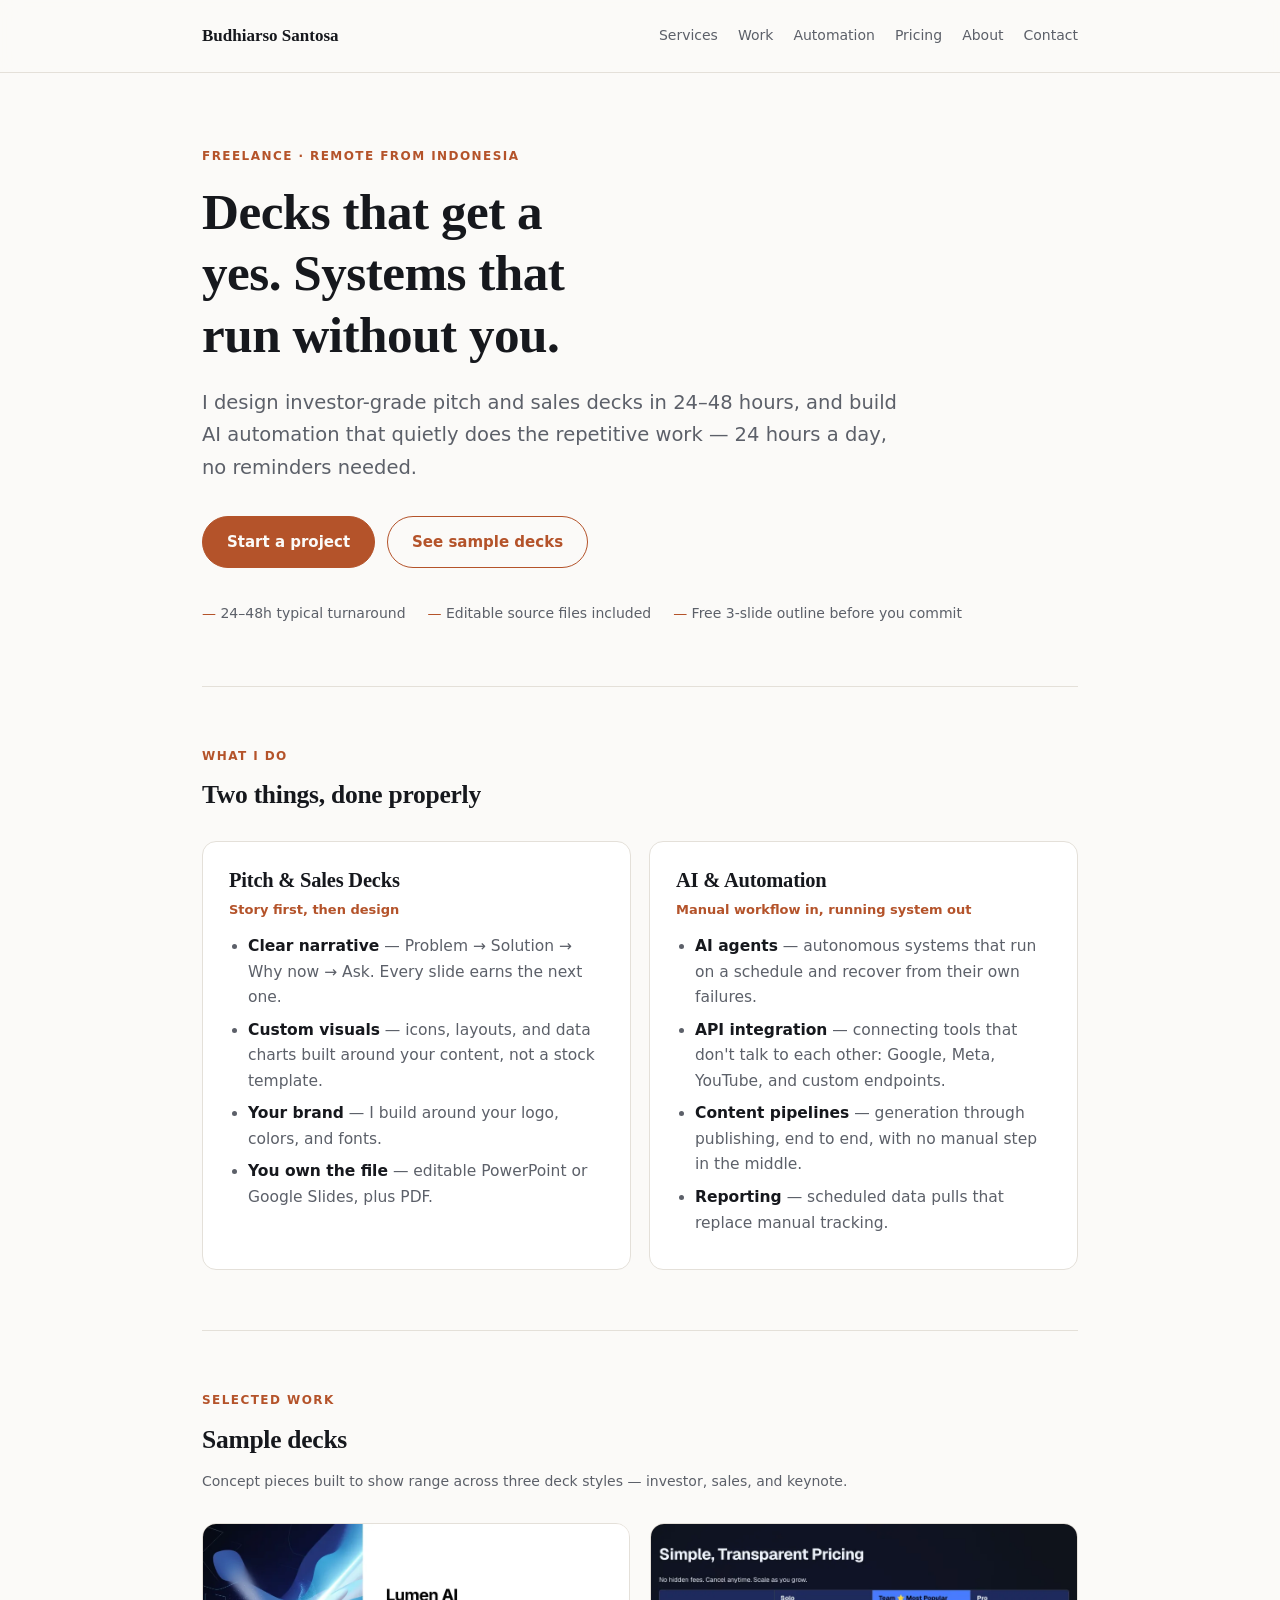
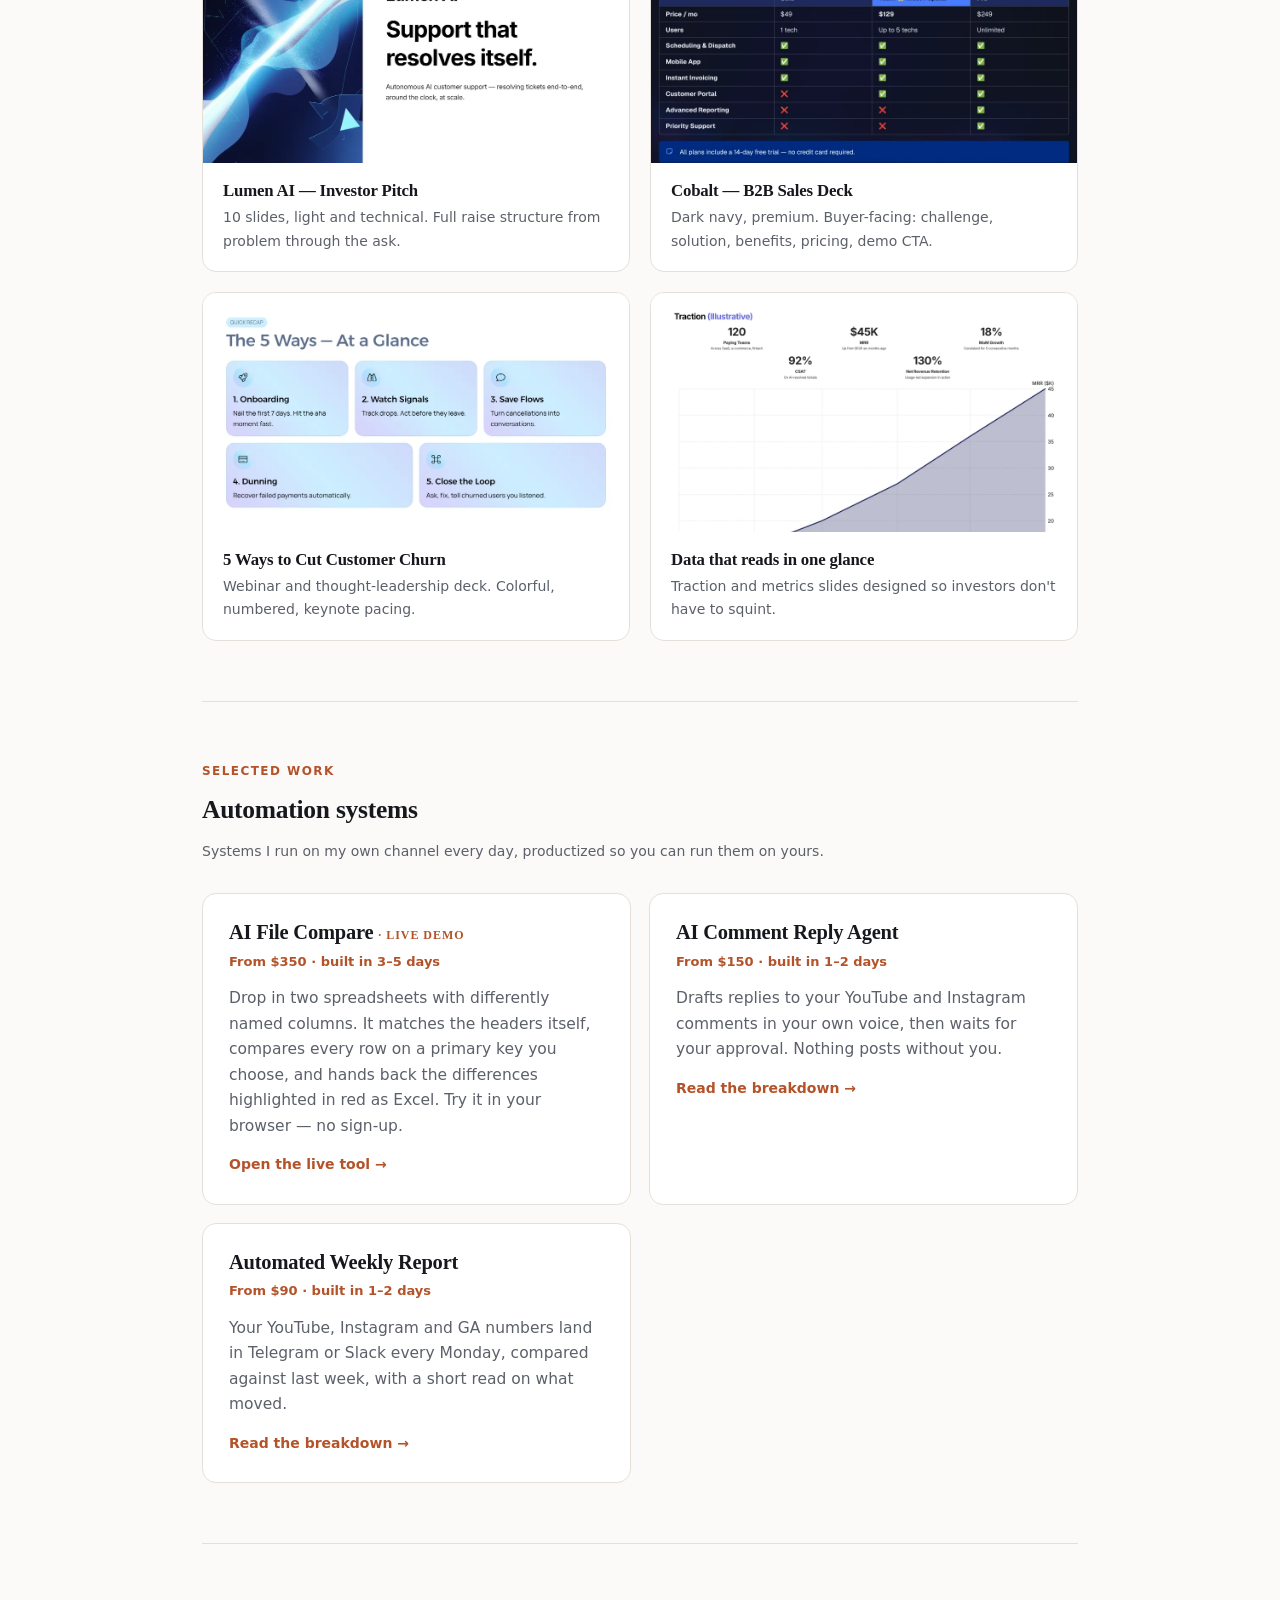
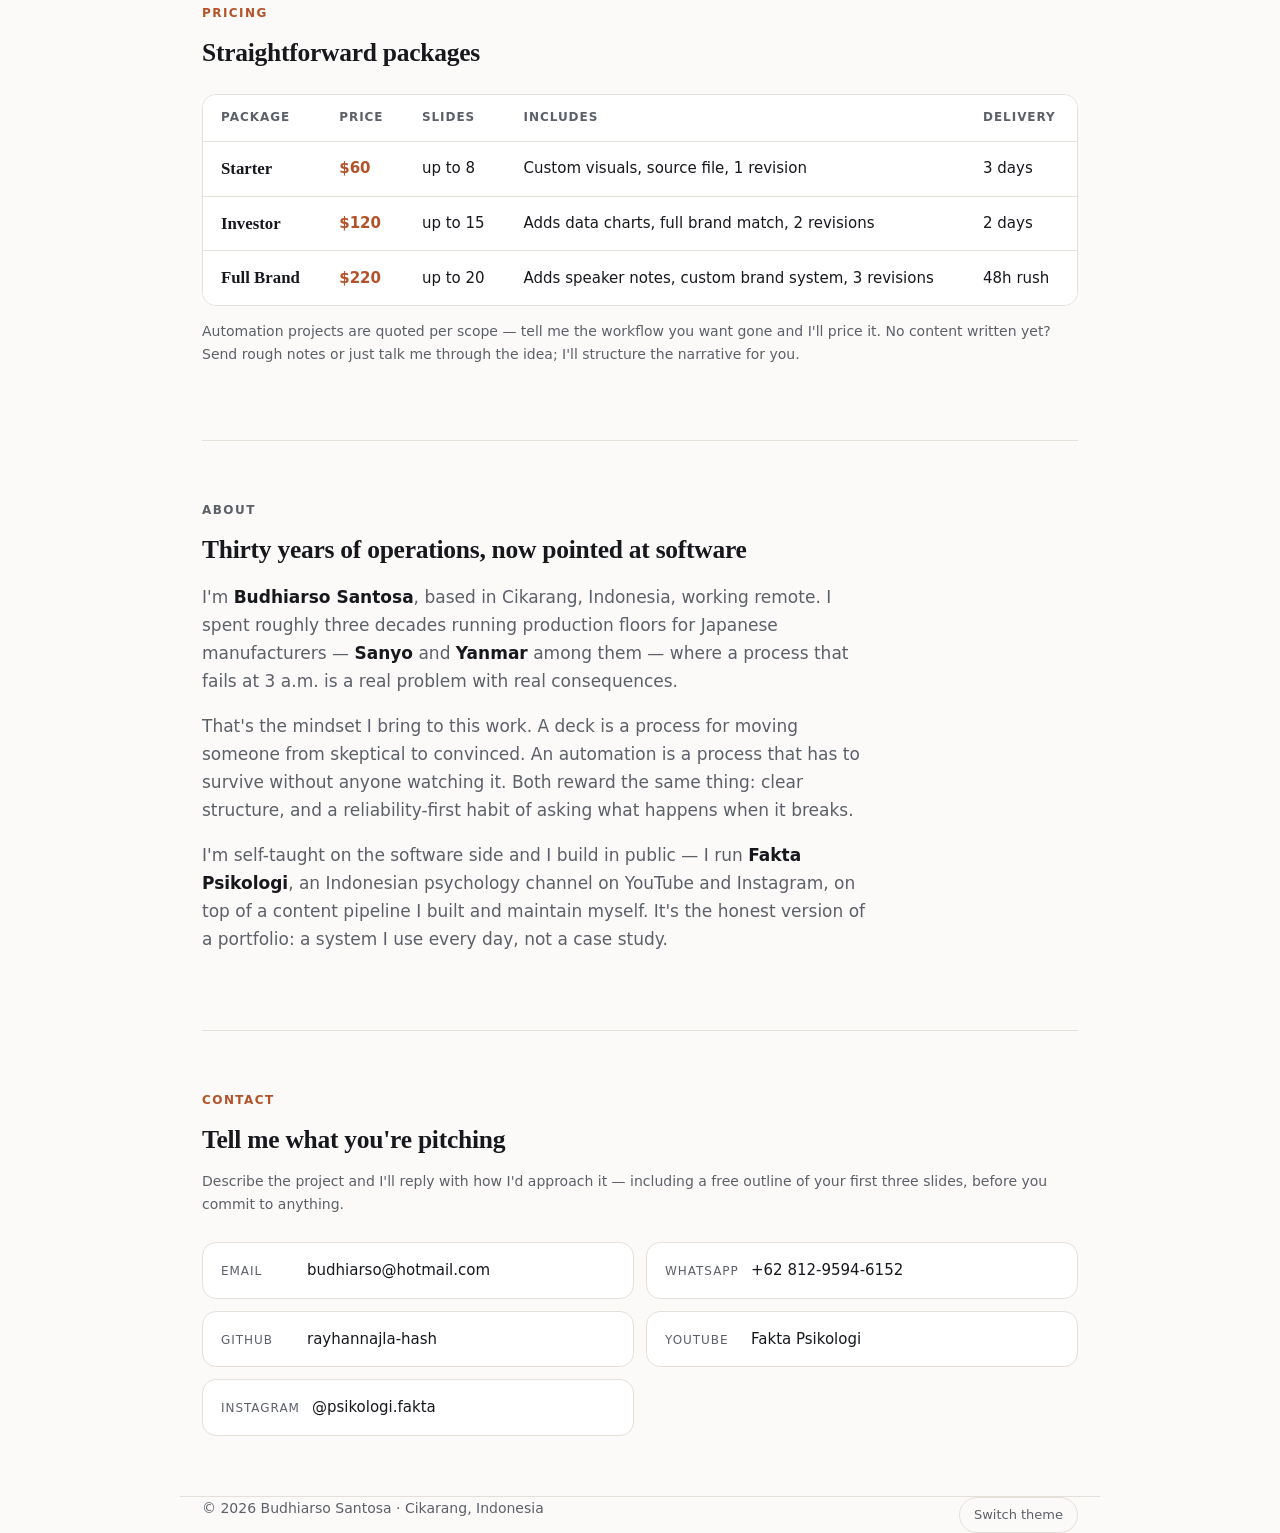
<file: index.html>
<!DOCTYPE html>
<html lang="en">
<head>
<meta charset="utf-8">
<meta name="viewport" content="width=device-width, initial-scale=1">
<title>Budhiarso Santosa — Pitch Deck Design &amp; AI Automation</title>
<meta name="description" content="Investor-grade pitch and sales decks in 24–48 hours, and AI automation systems that run 24/7. Freelance designer and automation developer based in Indonesia, working remote.">
<meta property="og:title" content="Budhiarso Santosa — Pitch Deck Design &amp; AI Automation">
<meta property="og:description" content="Investor-grade pitch and sales decks in 24–48 hours. AI automation systems that run 24/7.">
<meta property="og:type" content="website">
<link rel="icon" href="data:image/svg+xml,<svg xmlns='http://www.w3.org/2000/svg' viewBox='0 0 100 100'><text y='.9em' font-size='90'>📊</text></svg>">
<link rel="stylesheet" href="style.css">
</head>
<body>

<header>
  <div class="wrap nav">
    <a class="brand" href="#top">Budhiarso&nbsp;Santosa</a>
    <nav class="nav-links">
      <a href="#services">Services</a>
      <a href="#work">Work</a>
      <a href="#automation">Automation</a>
      <a href="#pricing">Pricing</a>
      <a href="#about">About</a>
      <a href="#contact">Contact</a>
    </nav>
  </div>
</header>

<main class="wrap" id="top">

  <section class="hero">
    <p class="eyebrow">Freelance · Remote from Indonesia</p>
    <h1>Decks that get a yes. Systems that run without you.</h1>
    <p class="lead">
      I design investor-grade pitch and sales decks in 24–48 hours, and build AI
      automation that quietly does the repetitive work — 24 hours a day, no reminders needed.
    </p>
    <div class="cta-row">
      <a class="btn btn-primary" href="#contact">Start a project</a>
      <a class="btn btn-ghost" href="#work">See sample decks</a>
    </div>
    <div class="signals">
      <span>24–48h typical turnaround</span>
      <span>Editable source files included</span>
      <span>Free 3-slide outline before you commit</span>
    </div>
  </section>

  <section id="services">
    <p class="eyebrow">What I do</p>
    <h2>Two things, done properly</h2>
    <div class="grid grid-2">

      <article class="card">
        <h3>Pitch &amp; Sales Decks</h3>
        <p class="tagline">Story first, then design</p>
        <ul>
          <li><strong>Clear narrative</strong> — Problem → Solution → Why now → Ask. Every slide earns the next one.</li>
          <li><strong>Custom visuals</strong> — icons, layouts, and data charts built around your content, not a stock template.</li>
          <li><strong>Your brand</strong> — I build around your logo, colors, and fonts.</li>
          <li><strong>You own the file</strong> — editable PowerPoint or Google Slides, plus PDF.</li>
        </ul>
      </article>

      <article class="card">
        <h3>AI &amp; Automation</h3>
        <p class="tagline">Manual workflow in, running system out</p>
        <ul>
          <li><strong>AI agents</strong> — autonomous systems that run on a schedule and recover from their own failures.</li>
          <li><strong>API integration</strong> — connecting tools that don't talk to each other: Google, Meta, YouTube, and custom endpoints.</li>
          <li><strong>Content pipelines</strong> — generation through publishing, end to end, with no manual step in the middle.</li>
          <li><strong>Reporting</strong> — scheduled data pulls that replace manual tracking.</li>
        </ul>
      </article>

    </div>
  </section>

  <section id="work">
    <p class="eyebrow">Selected work</p>
    <h2>Sample decks</h2>
    <p class="fineprint">Concept pieces built to show range across three deck styles — investor, sales, and keynote.</p>
    <div class="work">

      <a class="piece" href="https://gamma.app/docs/jzk4jidnk8l2zn4" target="_blank" rel="noopener">
        <img src="img/01_cover_investor.webp" alt="Cover slide of the Lumen AI investor pitch deck" loading="lazy">
        <div class="meta">
          <h3>Lumen AI — Investor Pitch</h3>
          <p>10 slides, light and technical. Full raise structure from problem through the ask.</p>
        </div>
      </a>

      <a class="piece" href="https://gamma.app/docs/d43poguncdba9ja" target="_blank" rel="noopener">
        <img src="img/03_pricing_table.webp" alt="Pricing table slide from the Cobalt B2B sales deck" loading="lazy">
        <div class="meta">
          <h3>Cobalt — B2B Sales Deck</h3>
          <p>Dark navy, premium. Buyer-facing: challenge, solution, benefits, pricing, demo CTA.</p>
        </div>
      </a>

      <a class="piece" href="https://gamma.app/docs/vyiyalh6sri8onn" target="_blank" rel="noopener">
        <img src="img/04_layout_cards.webp" alt="Numbered card layout from the customer churn keynote deck" loading="lazy">
        <div class="meta">
          <h3>5 Ways to Cut Customer Churn</h3>
          <p>Webinar and thought-leadership deck. Colorful, numbered, keynote pacing.</p>
        </div>
      </a>

      <a class="piece" href="https://gamma.app/docs/jzk4jidnk8l2zn4" target="_blank" rel="noopener">
        <img src="img/02_traction_chart.webp" alt="Traction chart slide showing growth data" loading="lazy">
        <div class="meta">
          <h3>Data that reads in one glance</h3>
          <p>Traction and metrics slides designed so investors don't have to squint.</p>
        </div>
      </a>

    </div>
  </section>

  <section id="automation">
    <p class="eyebrow">Selected work</p>
    <h2>Automation systems</h2>
    <p class="fineprint">Systems I run on my own channel every day, productized so you can run them on yours.</p>
    <div class="grid grid-2">

      <a class="card" href="file-compare.html">
        <h3>AI File Compare <span style="font-size:12px;color:var(--accent);letter-spacing:.08em">· LIVE DEMO</span></h3>
        <p class="tagline">From $350 · built in 3–5 days</p>
        <p class="blurb">Drop in two spreadsheets with differently named columns. It matches the headers itself, compares every row on a primary key you choose, and hands back the differences highlighted in red as Excel. Try it in your browser — no sign-up.</p>
        <span class="more">Open the live tool →</span>
      </a>

      <a class="card" href="comment-reply-agent.html">
        <h3>AI Comment Reply Agent</h3>
        <p class="tagline">From $150 · built in 1–2 days</p>
        <p class="blurb">Drafts replies to your YouTube and Instagram comments in your own voice, then waits for your approval. Nothing posts without you.</p>
        <span class="more">Read the breakdown →</span>
      </a>

      <a class="card" href="automated-weekly-report.html">
        <h3>Automated Weekly Report</h3>
        <p class="tagline">From $90 · built in 1–2 days</p>
        <p class="blurb">Your YouTube, Instagram and GA numbers land in Telegram or Slack every Monday, compared against last week, with a short read on what moved.</p>
        <span class="more">Read the breakdown →</span>
      </a>

    </div>
  </section>

  <section id="pricing">
    <p class="eyebrow">Pricing</p>
    <h2>Straightforward packages</h2>
    <div class="table-scroll">
      <table>
        <thead>
          <tr><th>Package</th><th>Price</th><th>Slides</th><th>Includes</th><th>Delivery</th></tr>
        </thead>
        <tbody>
          <tr>
            <td class="tier">Starter</td><td class="price">$60</td><td>up to 8</td>
            <td>Custom visuals, source file, 1 revision</td><td>3 days</td>
          </tr>
          <tr>
            <td class="tier">Investor</td><td class="price">$120</td><td>up to 15</td>
            <td>Adds data charts, full brand match, 2 revisions</td><td>2 days</td>
          </tr>
          <tr>
            <td class="tier">Full Brand</td><td class="price">$220</td><td>up to 20</td>
            <td>Adds speaker notes, custom brand system, 3 revisions</td><td>48h rush</td>
          </tr>
        </tbody>
      </table>
    </div>
    <p class="fineprint">
      Automation projects are quoted per scope — tell me the workflow you want gone and I'll price it.
      No content written yet? Send rough notes or just talk me through the idea; I'll structure the narrative for you.
    </p>
  </section>

  <section id="about" class="about">
    <p class="eyebrow">About</p>
    <h2>Thirty years of operations, now pointed at software</h2>
    <p>
      I'm <strong>Budhiarso Santosa</strong>, based in Cikarang, Indonesia, working remote.
      I spent roughly three decades running production floors for Japanese
      manufacturers — <strong>Sanyo</strong> and <strong>Yanmar</strong> among them — where a process that
      fails at 3 a.m. is a real problem with real consequences.
    </p>
    <p>
      That's the mindset I bring to this work. A deck is a process for moving someone
      from skeptical to convinced. An automation is a process that has to survive
      without anyone watching it. Both reward the same thing: clear structure, and a
      reliability-first habit of asking what happens when it breaks.
    </p>
    <p>
      I'm self-taught on the software side and I build in public — I run
      <strong>Fakta Psikologi</strong>, an Indonesian psychology channel on YouTube and Instagram,
      on top of a content pipeline I built and maintain myself. It's the honest version of a
      portfolio: a system I use every day, not a case study.
    </p>
  </section>

  <section id="contact">
    <p class="eyebrow">Contact</p>
    <h2>Tell me what you're pitching</h2>
    <p class="fineprint">
      Describe the project and I'll reply with how I'd approach it — including a free outline
      of your first three slides, before you commit to anything.
    </p>
    <ul class="contact-list">
      <li><a href="mailto:budhiarso@hotmail.com"><span class="k">Email</span><span>budhiarso@hotmail.com</span></a></li>
      <li><a href="https://wa.me/6281295946152" target="_blank" rel="noopener"><span class="k">WhatsApp</span><span>+62 812-9594-6152</span></a></li>
      <li><a href="https://github.com/rayhannajla-hash" target="_blank" rel="noopener"><span class="k">GitHub</span><span>rayhannajla-hash</span></a></li>
      <li><a href="https://www.youtube.com/@FaktaPsikologi-e2o" target="_blank" rel="noopener"><span class="k">YouTube</span><span>Fakta Psikologi</span></a></li>
      <li><a href="https://instagram.com/psikologi.fakta" target="_blank" rel="noopener"><span class="k">Instagram</span><span>@psikologi.fakta</span></a></li>
    </ul>
  </section>

</main>

<footer class="wrap">
  <span>© <span id="yr">2026</span> Budhiarso Santosa · Cikarang, Indonesia</span>
  <button class="theme-btn" id="themeBtn" type="button">Switch theme</button>
</footer>

<script src="theme.js"></script>

</body>
</html>
</file>
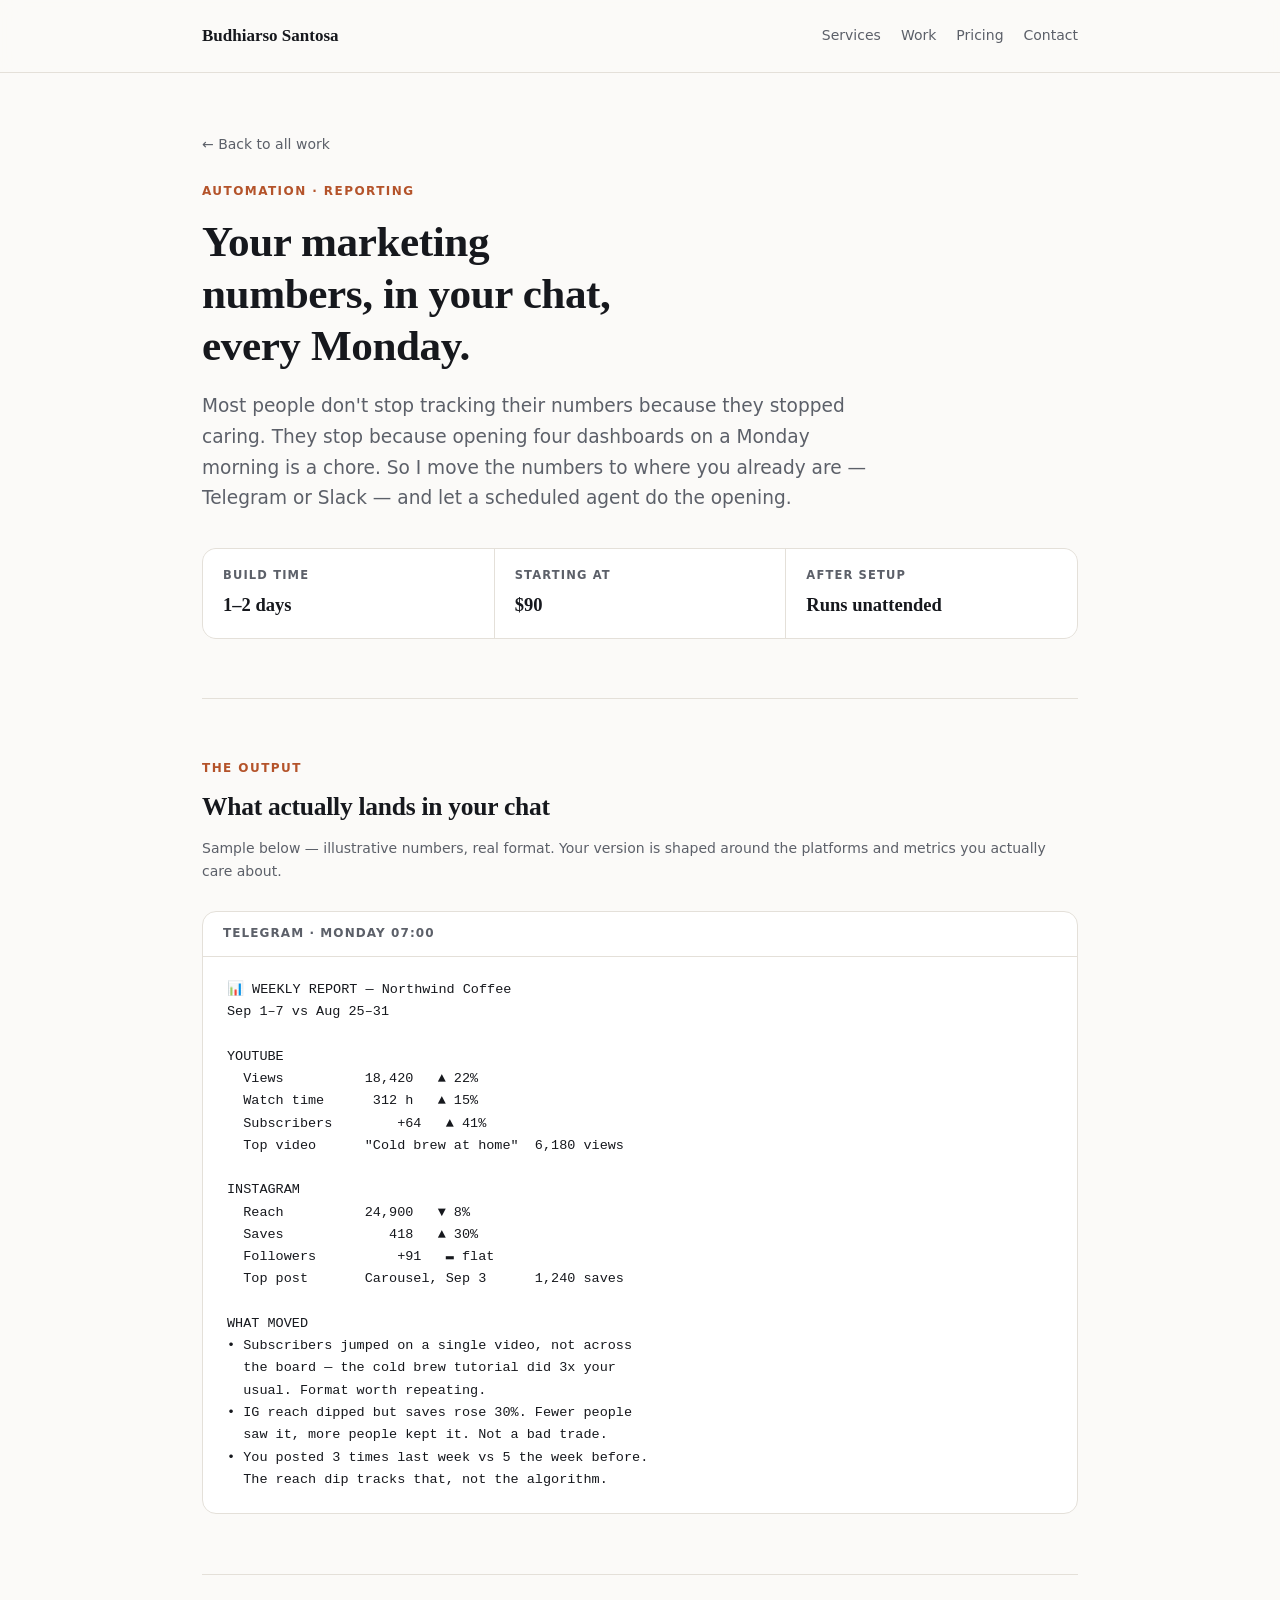
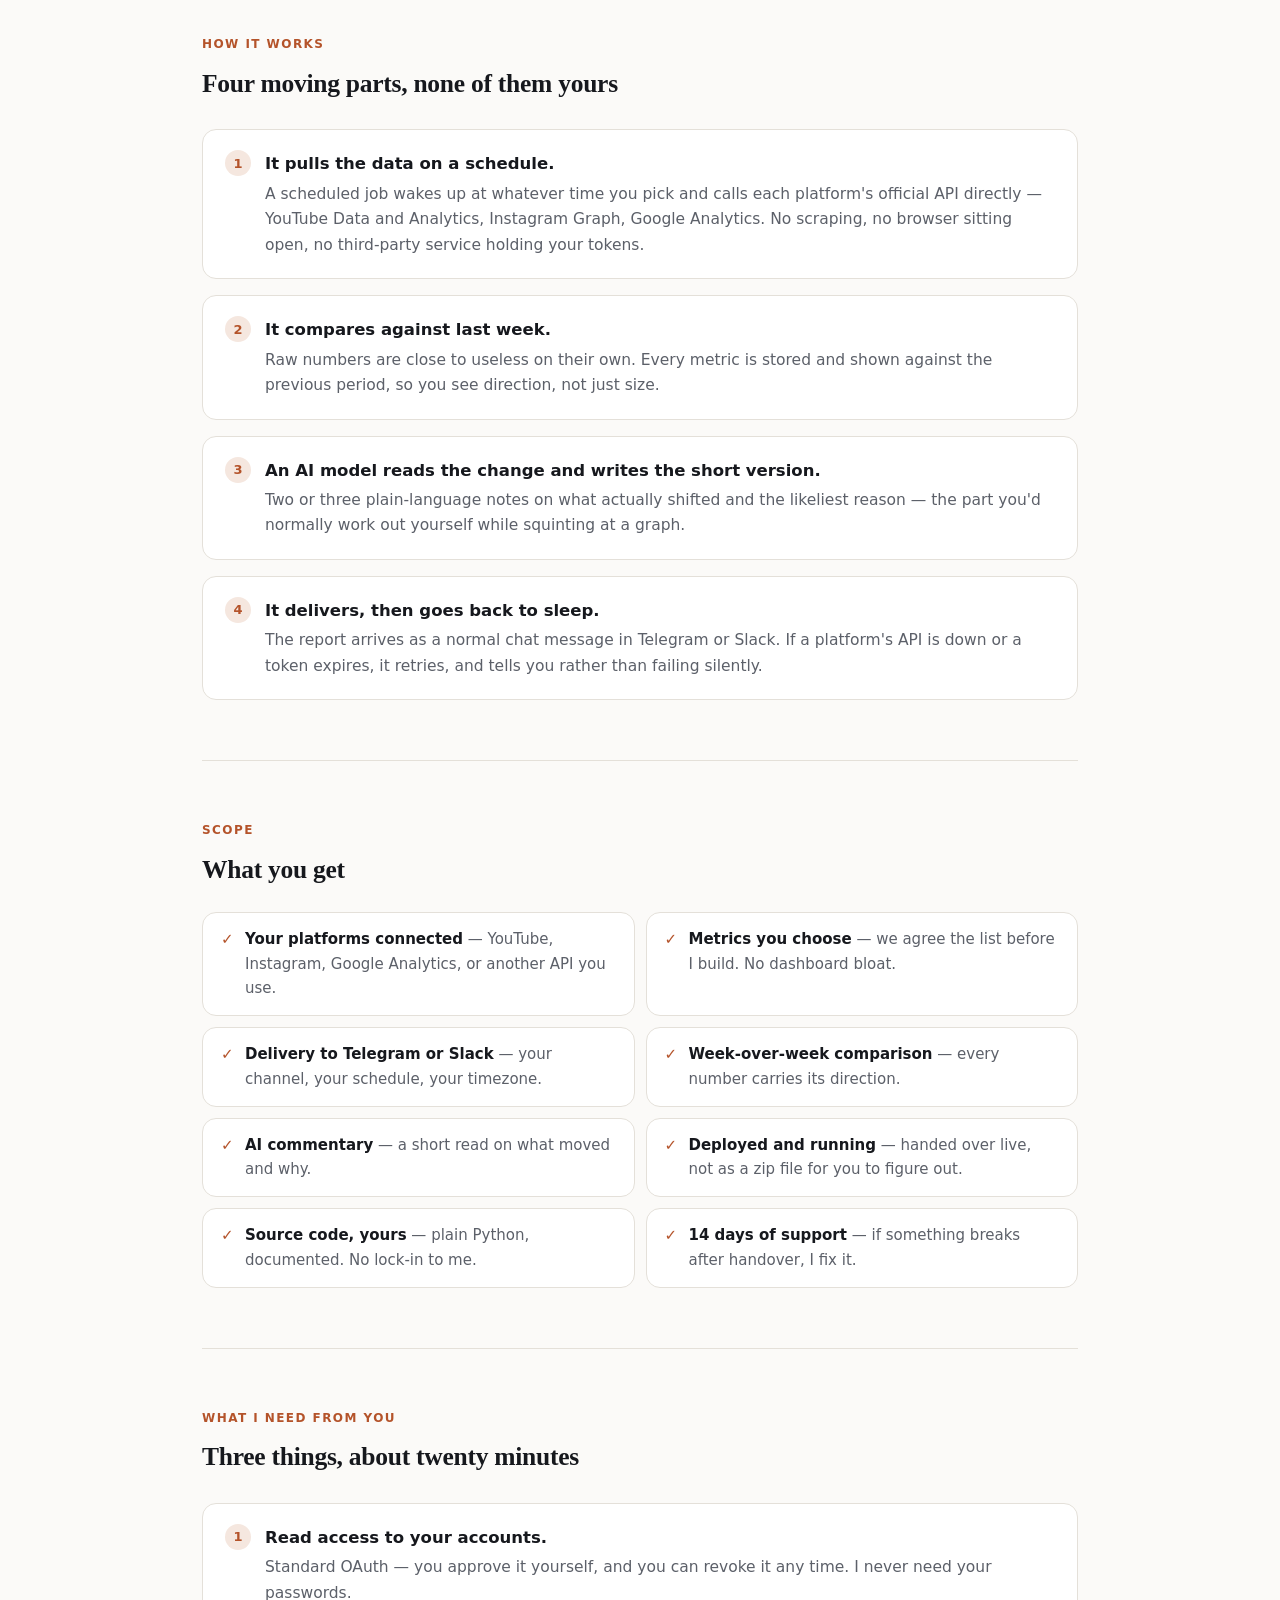
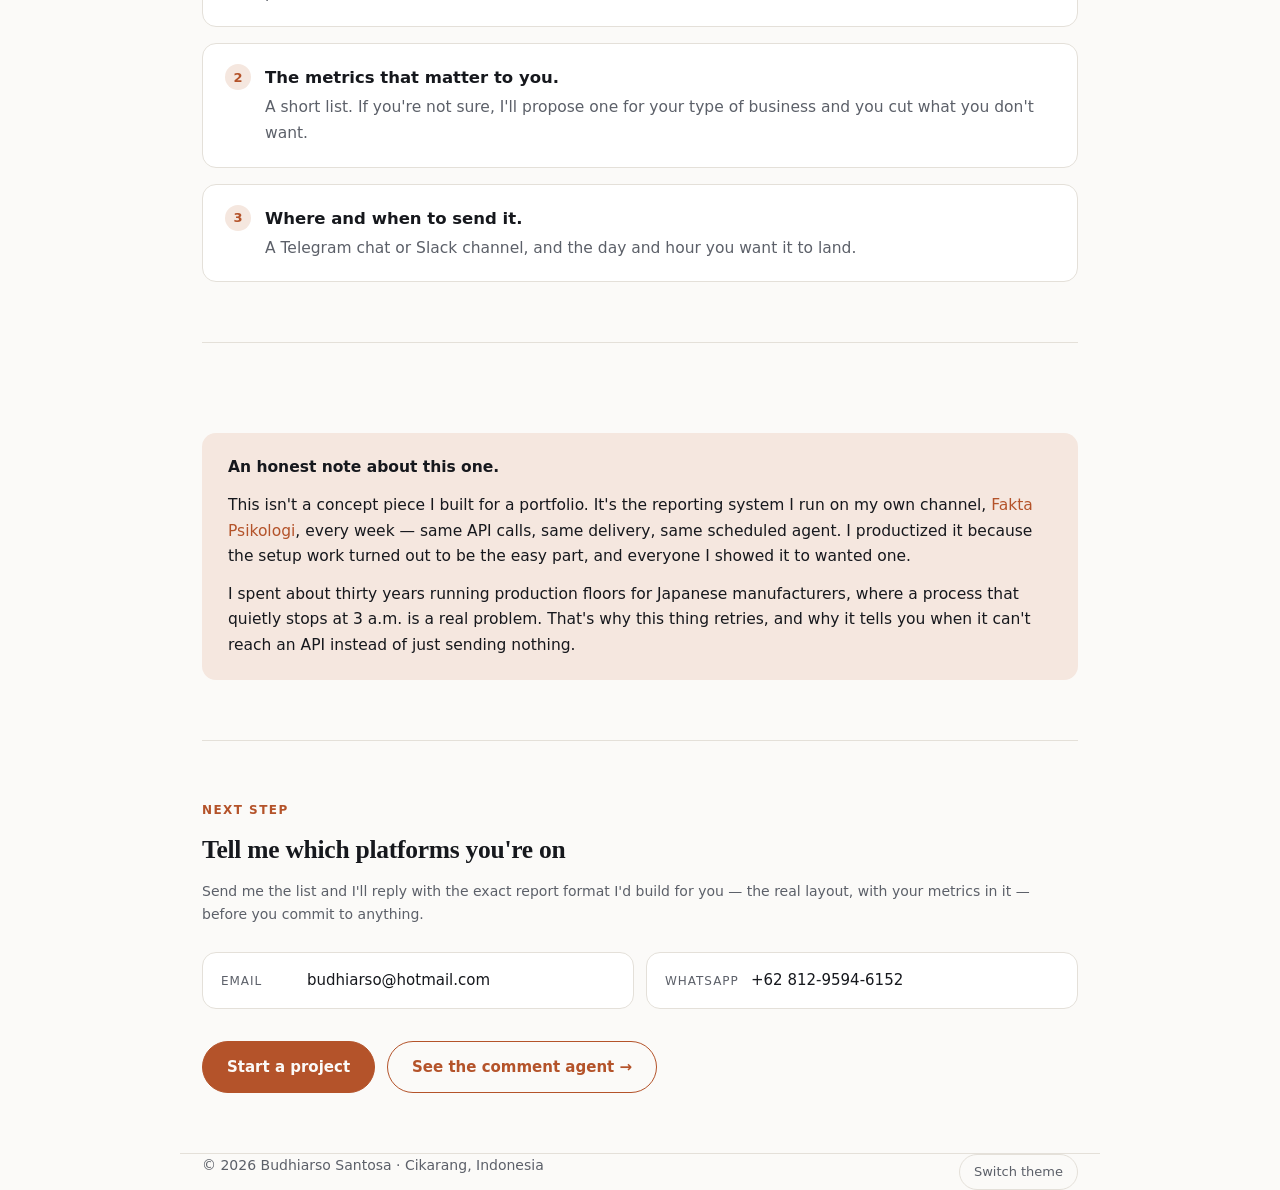
<file: automated-weekly-report.html>
<!DOCTYPE html>
<html lang="en">
<head>
<meta charset="utf-8">
<meta name="viewport" content="width=device-width, initial-scale=1">
<title>Automated Weekly Marketing Report — Budhiarso Santosa</title>
<meta name="description" content="An automated weekly marketing report delivered straight to your Telegram or Slack. YouTube, Instagram and GA numbers, week-over-week changes, and a short read on what moved. Built in 1–2 days from $90.">
<meta property="og:title" content="Automated Weekly Marketing Report">
<meta property="og:description" content="Your marketing numbers land in your chat every Monday morning. No dashboards to open.">
<meta property="og:type" content="article">
<link rel="icon" href="data:image/svg+xml,<svg xmlns='http://www.w3.org/2000/svg' viewBox='0 0 100 100'><text y='.9em' font-size='90'>📊</text></svg>">
<link rel="stylesheet" href="style.css">
</head>
<body>

<header>
  <div class="wrap nav">
    <a class="brand" href="index.html">Budhiarso&nbsp;Santosa</a>
    <nav class="nav-links">
      <a href="index.html#services">Services</a>
      <a href="index.html#work">Work</a>
      <a href="index.html#pricing">Pricing</a>
      <a href="index.html#contact">Contact</a>
    </nav>
  </div>
</header>

<main class="wrap" id="top">

  <section class="case-hero">
    <a class="backlink" href="index.html">← Back to all work</a>
    <p class="eyebrow">Automation · Reporting</p>
    <h1>Your marketing numbers, in your chat, every Monday.</h1>
    <p class="lead">
      Most people don't stop tracking their numbers because they stopped caring. They stop
      because opening four dashboards on a Monday morning is a chore. So I move the numbers
      to where you already are — Telegram or Slack — and let a scheduled agent do the opening.
    </p>

    <dl class="factbar">
      <div><dt>Build time</dt><dd>1–2 days</dd></div>
      <div><dt>Starting at</dt><dd>$90</dd></div>
      <div><dt>After setup</dt><dd>Runs unattended</dd></div>
    </dl>
  </section>

  <section>
    <p class="eyebrow">The output</p>
    <h2>What actually lands in your chat</h2>
    <p class="fineprint">
      Sample below — illustrative numbers, real format. Your version is shaped around the
      platforms and metrics you actually care about.
    </p>

    <div class="sample">
      <div class="sample-head">Telegram · Monday 07:00</div>
<pre>📊 WEEKLY REPORT — Northwind Coffee
Sep 1–7 vs Aug 25–31

YOUTUBE
  Views          18,420   ▲ 22%
  Watch time      312 h   ▲ 15%
  Subscribers        +64   ▲ 41%
  Top video      "Cold brew at home"  6,180 views

INSTAGRAM
  Reach          24,900   ▼ 8%
  Saves             418   ▲ 30%
  Followers          +91   ▬ flat
  Top post       Carousel, Sep 3      1,240 saves

WHAT MOVED
• Subscribers jumped on a single video, not across
  the board — the cold brew tutorial did 3x your
  usual. Format worth repeating.
• IG reach dipped but saves rose 30%. Fewer people
  saw it, more people kept it. Not a bad trade.
• You posted 3 times last week vs 5 the week before.
  The reach dip tracks that, not the algorithm.</pre>
    </div>
  </section>

  <section>
    <p class="eyebrow">How it works</p>
    <h2>Four moving parts, none of them yours</h2>
    <ol class="steps">
      <li>
        <strong>It pulls the data on a schedule.</strong>
        A scheduled job wakes up at whatever time you pick and calls each platform's
        official API directly — YouTube Data and Analytics, Instagram Graph, Google Analytics.
        No scraping, no browser sitting open, no third-party service holding your tokens.
      </li>
      <li>
        <strong>It compares against last week.</strong>
        Raw numbers are close to useless on their own. Every metric is stored and shown
        against the previous period, so you see direction, not just size.
      </li>
      <li>
        <strong>An AI model reads the change and writes the short version.</strong>
        Two or three plain-language notes on what actually shifted and the likeliest reason —
        the part you'd normally work out yourself while squinting at a graph.
      </li>
      <li>
        <strong>It delivers, then goes back to sleep.</strong>
        The report arrives as a normal chat message in Telegram or Slack. If a platform's API
        is down or a token expires, it retries, and tells you rather than failing silently.
      </li>
    </ol>
  </section>

  <section>
    <p class="eyebrow">Scope</p>
    <h2>What you get</h2>
    <ul class="checks">
      <li><strong>Your platforms connected</strong> — YouTube, Instagram, Google Analytics, or another API you use.</li>
      <li><strong>Metrics you choose</strong> — we agree the list before I build. No dashboard bloat.</li>
      <li><strong>Delivery to Telegram or Slack</strong> — your channel, your schedule, your timezone.</li>
      <li><strong>Week-over-week comparison</strong> — every number carries its direction.</li>
      <li><strong>AI commentary</strong> — a short read on what moved and why.</li>
      <li><strong>Deployed and running</strong> — handed over live, not as a zip file for you to figure out.</li>
      <li><strong>Source code, yours</strong> — plain Python, documented. No lock-in to me.</li>
      <li><strong>14 days of support</strong> — if something breaks after handover, I fix it.</li>
    </ul>
  </section>

  <section>
    <p class="eyebrow">What I need from you</p>
    <h2>Three things, about twenty minutes</h2>
    <ol class="steps">
      <li><strong>Read access to your accounts.</strong> Standard OAuth — you approve it yourself, and you can revoke it any time. I never need your passwords.</li>
      <li><strong>The metrics that matter to you.</strong> A short list. If you're not sure, I'll propose one for your type of business and you cut what you don't want.</li>
      <li><strong>Where and when to send it.</strong> A Telegram chat or Slack channel, and the day and hour you want it to land.</li>
    </ol>
  </section>

  <section>
    <div class="note">
      <p><strong>An honest note about this one.</strong></p>
      <p>
        This isn't a concept piece I built for a portfolio. It's the reporting system I run on
        my own channel, <a href="https://www.youtube.com/@FaktaPsikologi-e2o" target="_blank" rel="noopener">Fakta Psikologi</a>,
        every week — same API calls, same delivery, same scheduled agent. I productized it because
        the setup work turned out to be the easy part, and everyone I showed it to wanted one.
      </p>
      <p>
        I spent about thirty years running production floors for Japanese manufacturers, where a
        process that quietly stops at 3 a.m. is a real problem. That's why this thing retries,
        and why it tells you when it can't reach an API instead of just sending nothing.
      </p>
    </div>
  </section>

  <section id="contact">
    <p class="eyebrow">Next step</p>
    <h2>Tell me which platforms you're on</h2>
    <p class="fineprint">
      Send me the list and I'll reply with the exact report format I'd build for you —
      the real layout, with your metrics in it — before you commit to anything.
    </p>
    <ul class="contact-list">
      <li><a href="mailto:budhiarso@hotmail.com"><span class="k">Email</span><span>budhiarso@hotmail.com</span></a></li>
      <li><a href="https://wa.me/6281295946152" target="_blank" rel="noopener"><span class="k">WhatsApp</span><span>+62 812-9594-6152</span></a></li>
    </ul>
    <div class="cta-row">
      <a class="btn btn-primary" href="mailto:budhiarso@hotmail.com?subject=Weekly%20marketing%20report">Start a project</a>
      <a class="btn btn-ghost" href="comment-reply-agent.html">See the comment agent →</a>
    </div>
  </section>

</main>

<footer class="wrap">
  <span>© <span id="yr">2026</span> Budhiarso Santosa · Cikarang, Indonesia</span>
  <button class="theme-btn" id="themeBtn" type="button">Switch theme</button>
</footer>

<script src="theme.js"></script>

</body>
</html>
</file>
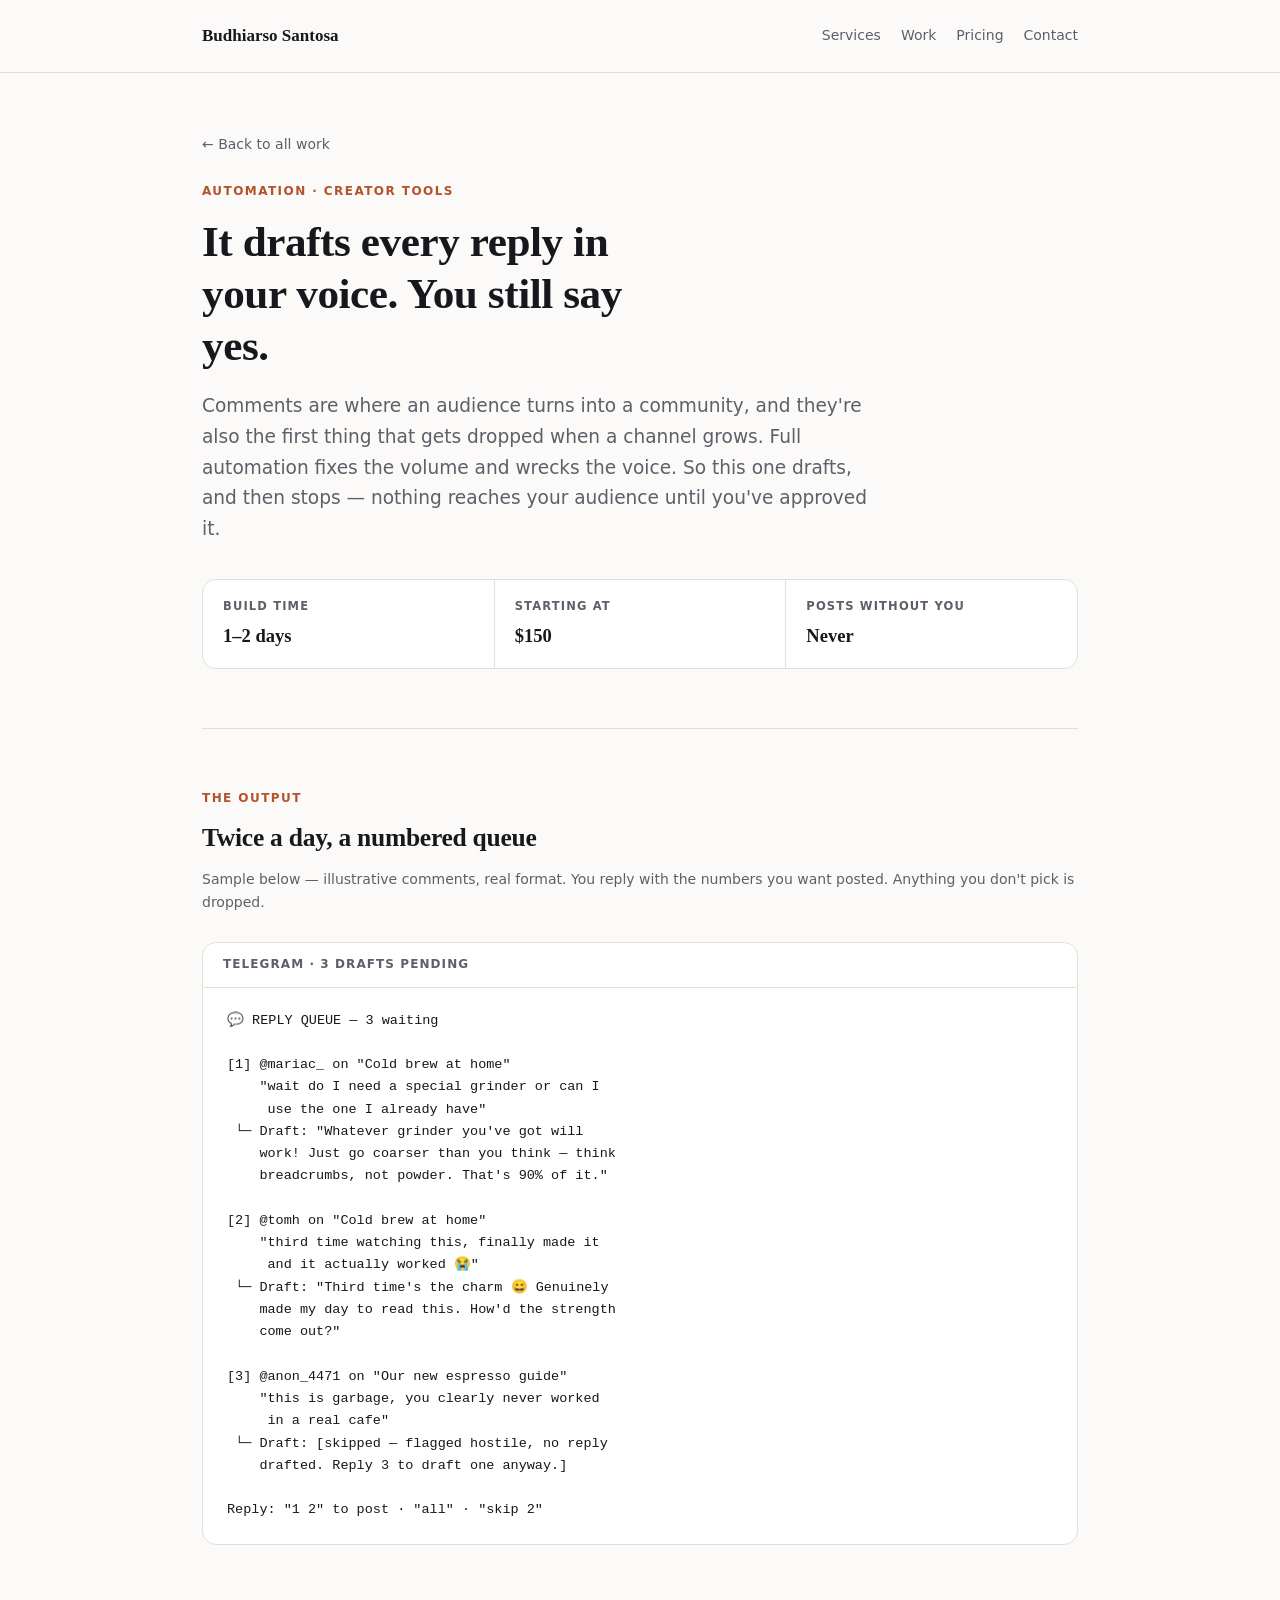
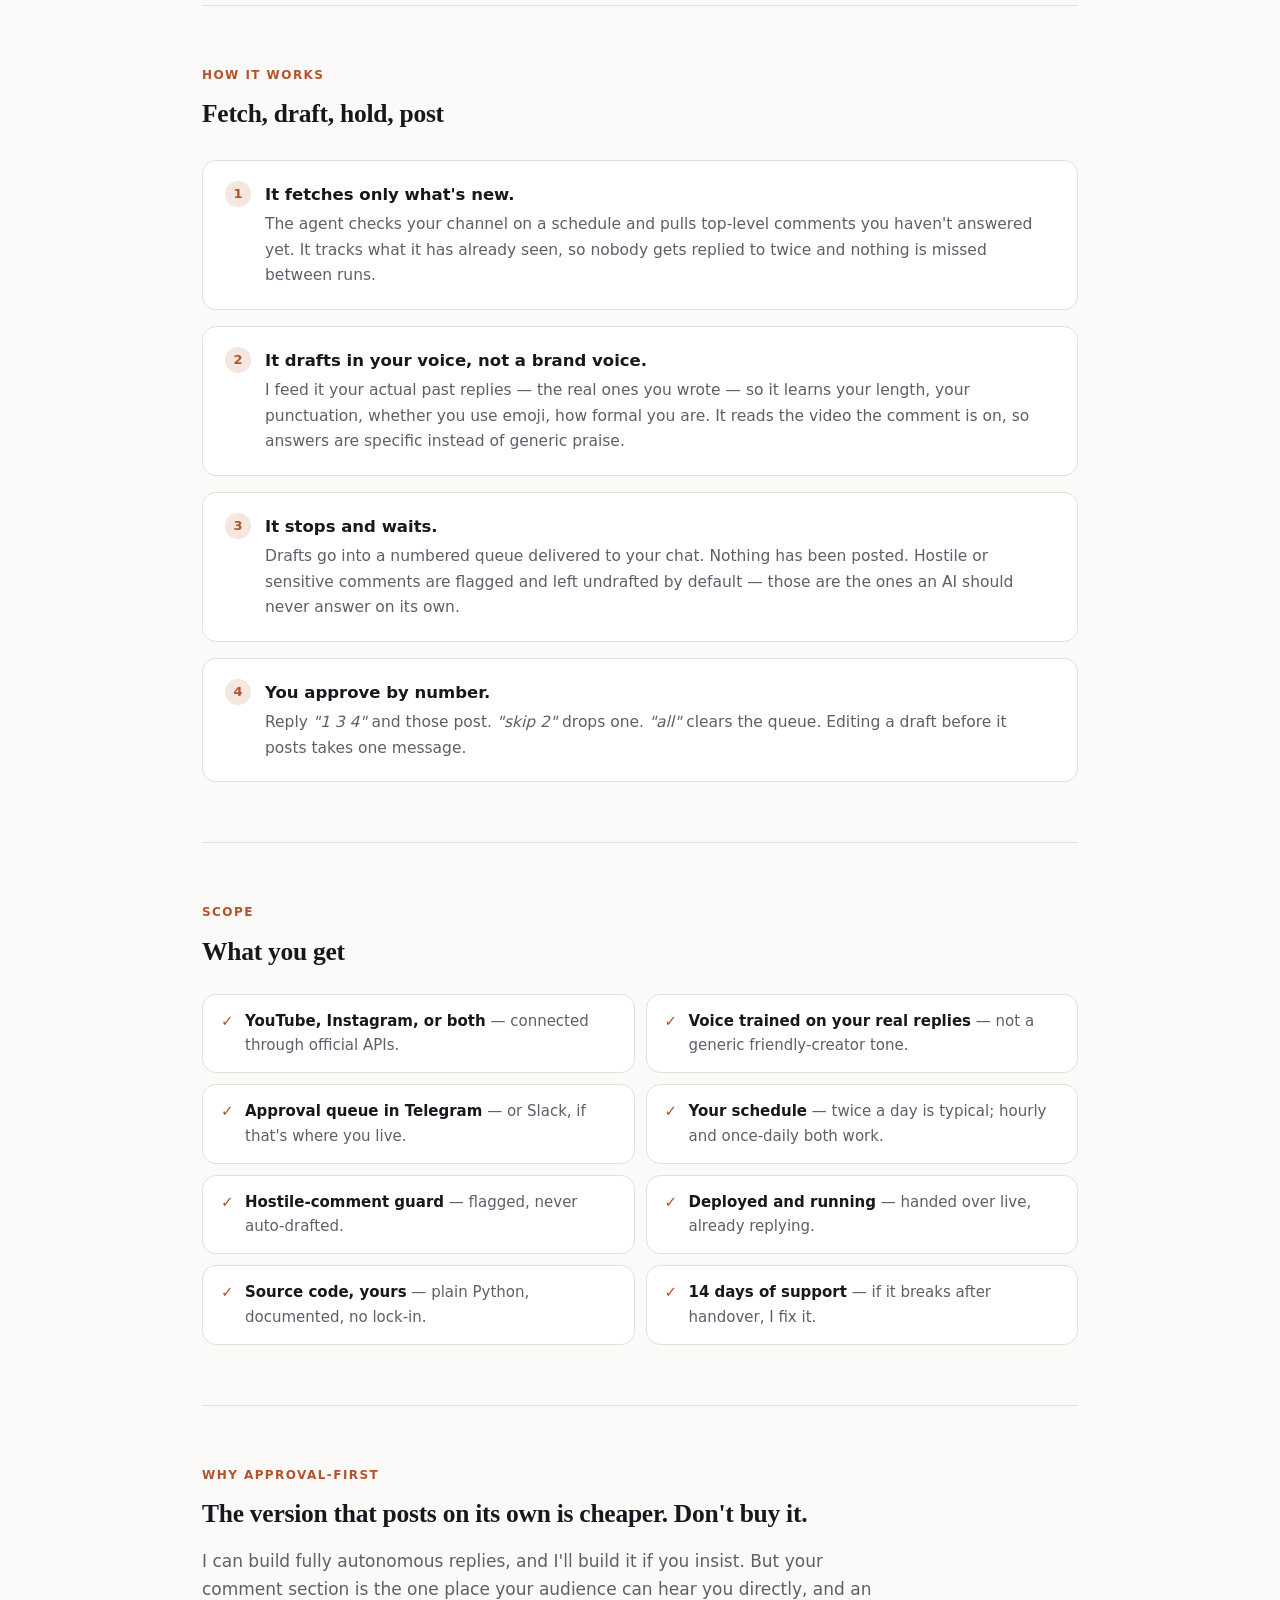
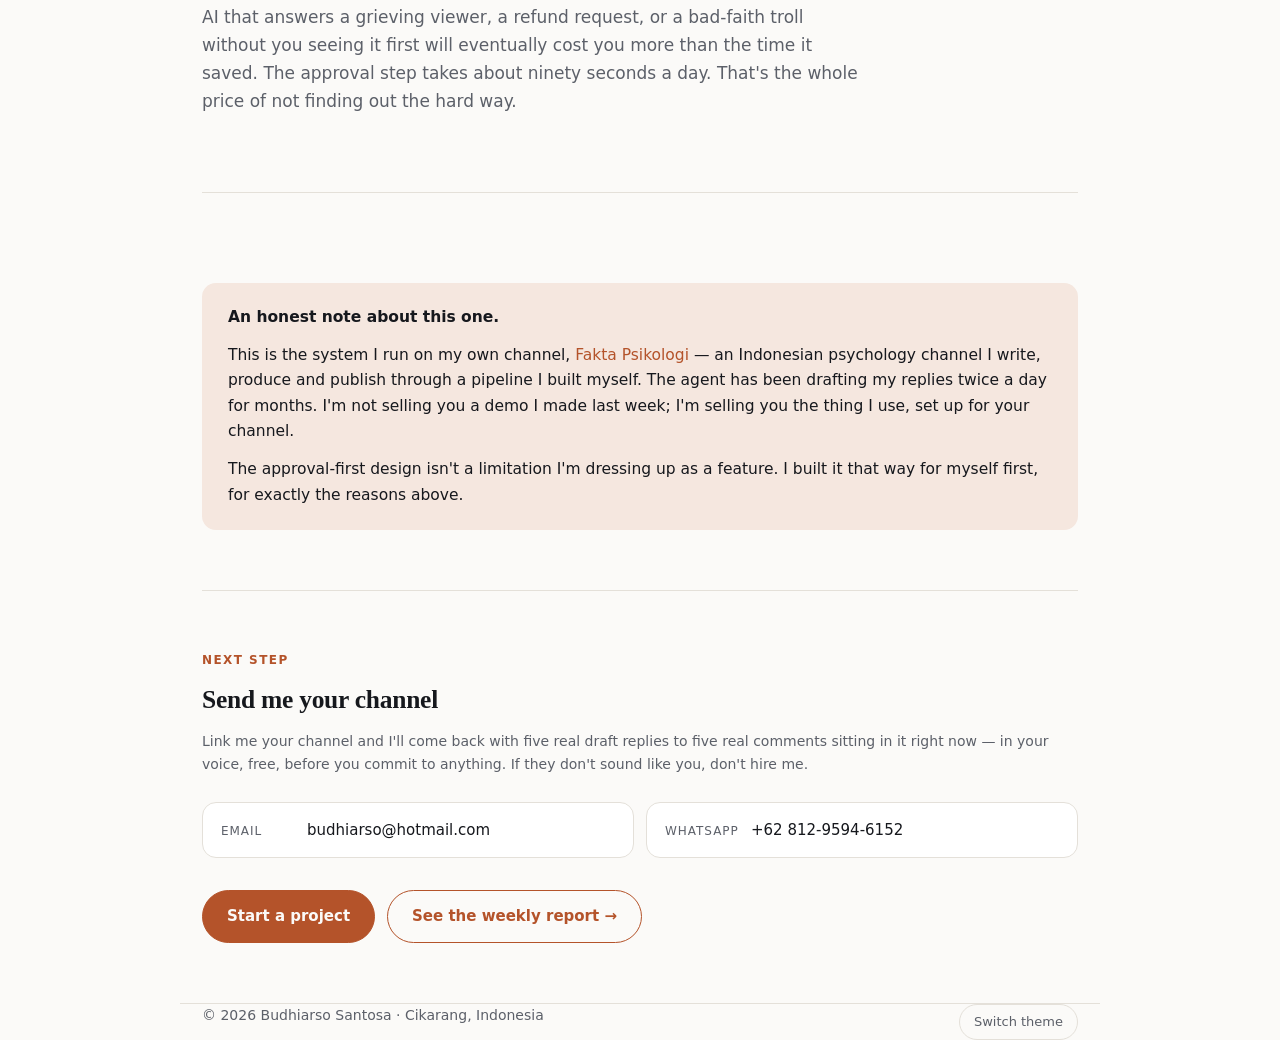
<file: comment-reply-agent.html>
<!DOCTYPE html>
<html lang="en">
<head>
<meta charset="utf-8">
<meta name="viewport" content="width=device-width, initial-scale=1">
<title>AI Comment Reply Agent — Budhiarso Santosa</title>
<meta name="description" content="An AI agent that drafts replies to your YouTube and Instagram comments in your own voice, and waits for your approval before anything posts. Built in 1–2 days from $150.">
<meta property="og:title" content="AI Comment Reply Agent">
<meta property="og:description" content="Drafts every reply in your voice. Posts nothing until you say yes.">
<meta property="og:type" content="article">
<link rel="icon" href="data:image/svg+xml,<svg xmlns='http://www.w3.org/2000/svg' viewBox='0 0 100 100'><text y='.9em' font-size='90'>💬</text></svg>">
<link rel="stylesheet" href="style.css">
</head>
<body>

<header>
  <div class="wrap nav">
    <a class="brand" href="index.html">Budhiarso&nbsp;Santosa</a>
    <nav class="nav-links">
      <a href="index.html#services">Services</a>
      <a href="index.html#work">Work</a>
      <a href="index.html#pricing">Pricing</a>
      <a href="index.html#contact">Contact</a>
    </nav>
  </div>
</header>

<main class="wrap" id="top">

  <section class="case-hero">
    <a class="backlink" href="index.html">← Back to all work</a>
    <p class="eyebrow">Automation · Creator tools</p>
    <h1>It drafts every reply in your voice. You still say yes.</h1>
    <p class="lead">
      Comments are where an audience turns into a community, and they're also the first
      thing that gets dropped when a channel grows. Full automation fixes the volume and
      wrecks the voice. So this one drafts, and then stops — nothing reaches your audience
      until you've approved it.
    </p>

    <dl class="factbar">
      <div><dt>Build time</dt><dd>1–2 days</dd></div>
      <div><dt>Starting at</dt><dd>$150</dd></div>
      <div><dt>Posts without you</dt><dd>Never</dd></div>
    </dl>
  </section>

  <section>
    <p class="eyebrow">The output</p>
    <h2>Twice a day, a numbered queue</h2>
    <p class="fineprint">
      Sample below — illustrative comments, real format. You reply with the numbers you want
      posted. Anything you don't pick is dropped.
    </p>

    <div class="sample">
      <div class="sample-head">Telegram · 3 drafts pending</div>
<pre>💬 REPLY QUEUE — 3 waiting

[1] @mariac_ on "Cold brew at home"
    "wait do I need a special grinder or can I
     use the one I already have"
 └─ Draft: "Whatever grinder you've got will
    work! Just go coarser than you think — think
    breadcrumbs, not powder. That's 90% of it."

[2] @tomh on "Cold brew at home"
    "third time watching this, finally made it
     and it actually worked 😭"
 └─ Draft: "Third time's the charm 😄 Genuinely
    made my day to read this. How'd the strength
    come out?"

[3] @anon_4471 on "Our new espresso guide"
    "this is garbage, you clearly never worked
     in a real cafe"
 └─ Draft: [skipped — flagged hostile, no reply
    drafted. Reply 3 to draft one anyway.]

Reply: "1 2" to post · "all" · "skip 2"</pre>
    </div>
  </section>

  <section>
    <p class="eyebrow">How it works</p>
    <h2>Fetch, draft, hold, post</h2>
    <ol class="steps">
      <li>
        <strong>It fetches only what's new.</strong>
        The agent checks your channel on a schedule and pulls top-level comments you haven't
        answered yet. It tracks what it has already seen, so nobody gets replied to twice
        and nothing is missed between runs.
      </li>
      <li>
        <strong>It drafts in your voice, not a brand voice.</strong>
        I feed it your actual past replies — the real ones you wrote — so it learns your
        length, your punctuation, whether you use emoji, how formal you are. It reads the
        video the comment is on, so answers are specific instead of generic praise.
      </li>
      <li>
        <strong>It stops and waits.</strong>
        Drafts go into a numbered queue delivered to your chat. Nothing has been posted.
        Hostile or sensitive comments are flagged and left undrafted by default — those are
        the ones an AI should never answer on its own.
      </li>
      <li>
        <strong>You approve by number.</strong>
        Reply <em>"1 3 4"</em> and those post. <em>"skip 2"</em> drops one. <em>"all"</em>
        clears the queue. Editing a draft before it posts takes one message.
      </li>
    </ol>
  </section>

  <section>
    <p class="eyebrow">Scope</p>
    <h2>What you get</h2>
    <ul class="checks">
      <li><strong>YouTube, Instagram, or both</strong> — connected through official APIs.</li>
      <li><strong>Voice trained on your real replies</strong> — not a generic friendly-creator tone.</li>
      <li><strong>Approval queue in Telegram</strong> — or Slack, if that's where you live.</li>
      <li><strong>Your schedule</strong> — twice a day is typical; hourly and once-daily both work.</li>
      <li><strong>Hostile-comment guard</strong> — flagged, never auto-drafted.</li>
      <li><strong>Deployed and running</strong> — handed over live, already replying.</li>
      <li><strong>Source code, yours</strong> — plain Python, documented, no lock-in.</li>
      <li><strong>14 days of support</strong> — if it breaks after handover, I fix it.</li>
    </ul>
  </section>

  <section>
    <p class="eyebrow">Why approval-first</p>
    <h2>The version that posts on its own is cheaper. Don't buy it.</h2>
    <p class="about" style="max-width:62ch; color:var(--muted)">
      I can build fully autonomous replies, and I'll build it if you insist. But your comment
      section is the one place your audience can hear you directly, and an AI that answers a
      grieving viewer, a refund request, or a bad-faith troll without you seeing it first will
      eventually cost you more than the time it saved. The approval step takes about ninety
      seconds a day. That's the whole price of not finding out the hard way.
    </p>
  </section>

  <section>
    <div class="note">
      <p><strong>An honest note about this one.</strong></p>
      <p>
        This is the system I run on my own channel,
        <a href="https://www.youtube.com/@FaktaPsikologi-e2o" target="_blank" rel="noopener">Fakta Psikologi</a> —
        an Indonesian psychology channel I write, produce and publish through a pipeline I
        built myself. The agent has been drafting my replies twice a day for months. I'm not
        selling you a demo I made last week; I'm selling you the thing I use, set up for
        your channel.
      </p>
      <p>
        The approval-first design isn't a limitation I'm dressing up as a feature. I built it
        that way for myself first, for exactly the reasons above.
      </p>
    </div>
  </section>

  <section id="contact">
    <p class="eyebrow">Next step</p>
    <h2>Send me your channel</h2>
    <p class="fineprint">
      Link me your channel and I'll come back with five real draft replies to five real
      comments sitting in it right now — in your voice, free, before you commit to anything.
      If they don't sound like you, don't hire me.
    </p>
    <ul class="contact-list">
      <li><a href="mailto:budhiarso@hotmail.com"><span class="k">Email</span><span>budhiarso@hotmail.com</span></a></li>
      <li><a href="https://wa.me/6281295946152" target="_blank" rel="noopener"><span class="k">WhatsApp</span><span>+62 812-9594-6152</span></a></li>
    </ul>
    <div class="cta-row">
      <a class="btn btn-primary" href="mailto:budhiarso@hotmail.com?subject=Comment%20reply%20agent">Start a project</a>
      <a class="btn btn-ghost" href="automated-weekly-report.html">See the weekly report →</a>
    </div>
  </section>

</main>

<footer class="wrap">
  <span>© <span id="yr">2026</span> Budhiarso Santosa · Cikarang, Indonesia</span>
  <button class="theme-btn" id="themeBtn" type="button">Switch theme</button>
</footer>

<script src="theme.js"></script>

</body>
</html>
</file>
<file: style.css>
:root{
    --bg:#FBFAF8; --surface:#FFFFFF; --ink:#16181D; --muted:#5C6069;
    --line:#E4E0D9; --accent:#B4532A; --accent-soft:#F5E7DF;
    --radius:14px;
    --serif: ui-serif, Georgia, "Times New Roman", serif;
    --sans: system-ui, -apple-system, "Segoe UI", Roboto, sans-serif;
  }
  @media (prefers-color-scheme: dark){
    :root{
      --bg:#0F1115; --surface:#171A20; --ink:#F1EFEB; --muted:#9BA1AC;
      --line:#282C34; --accent:#E0855A; --accent-soft:#2A1C15;
    }
  }
  :root[data-theme="dark"]{
    --bg:#0F1115; --surface:#171A20; --ink:#F1EFEB; --muted:#9BA1AC;
    --line:#282C34; --accent:#E0855A; --accent-soft:#2A1C15;
  }
  :root[data-theme="light"]{
    --bg:#FBFAF8; --surface:#FFFFFF; --ink:#16181D; --muted:#5C6069;
    --line:#E4E0D9; --accent:#B4532A; --accent-soft:#F5E7DF;
  }

  *{box-sizing:border-box}
  body{
    margin:0; background:var(--bg); color:var(--ink);
    font-family:var(--sans); font-size:17px; line-height:1.65;
    -webkit-font-smoothing:antialiased;
  }
  .wrap{max-width:920px; margin:0 auto; padding:0 22px}
  a{color:var(--accent); text-decoration:none}
  a:hover{text-decoration:underline}
  h1,h2,h3{font-family:var(--serif); font-weight:600; line-height:1.2; letter-spacing:-.01em; margin:0}
  section{padding:60px 0; border-top:1px solid var(--line)}
  .eyebrow{
    font-family:var(--sans); font-size:12px; font-weight:600; letter-spacing:.12em;
    text-transform:uppercase; color:var(--accent); margin:0 0 14px
  }

  /* header */
  header{padding:22px 0; position:sticky; top:0; background:color-mix(in srgb, var(--bg) 88%, transparent); backdrop-filter:blur(10px); z-index:10; border-bottom:1px solid var(--line)}
  .nav{display:flex; align-items:center; justify-content:space-between; gap:16px}
  .brand{font-family:var(--serif); font-size:17px; font-weight:600; color:var(--ink)}
  .brand:hover{text-decoration:none}
  .nav-links{display:flex; gap:20px; font-size:14px}
  .nav-links a{color:var(--muted)}
  .nav-links a:hover{color:var(--accent)}
  @media (max-width:620px){ .nav-links{display:none} }

  /* hero */
  .hero{padding:74px 0 60px; border-top:none}
  .hero h1{font-size:clamp(2.1rem, 6vw, 3.2rem); max-width:16ch}
  .hero .lead{font-size:clamp(1.05rem,2.6vw,1.22rem); color:var(--muted); max-width:56ch; margin:22px 0 0}
  .cta-row{display:flex; flex-wrap:wrap; gap:12px; margin-top:32px}
  .btn{
    display:inline-block; padding:13px 24px; border-radius:999px; font-size:15px;
    font-weight:600; border:1px solid var(--accent);
  }
  .btn:hover{text-decoration:none; opacity:.88}
  .btn-primary{background:var(--accent); color:var(--bg)}
  .btn-ghost{color:var(--accent); background:transparent}
  .signals{display:flex; flex-wrap:wrap; gap:8px 22px; margin-top:34px; font-size:14px; color:var(--muted)}
  .signals span::before{content:"— "; color:var(--accent)}

  /* cards */
  .grid{display:grid; gap:18px; margin-top:30px}
  @media (min-width:720px){ .grid-2{grid-template-columns:1fr 1fr} }
  .card{
    background:var(--surface); border:1px solid var(--line);
    border-radius:var(--radius); padding:26px;
  }
  .card h3{font-size:1.28rem; margin-bottom:6px}
  .card .tagline{color:var(--accent); font-size:13px; font-weight:600; margin:0 0 14px}
  .card ul{margin:0; padding-left:19px; color:var(--muted); font-size:15.5px}
  .card li{margin:7px 0}
  .card li strong{color:var(--ink); font-weight:600}

  /* work */
  .work{display:grid; gap:20px; margin-top:30px}
  @media (min-width:720px){ .work{grid-template-columns:1fr 1fr} }
  .piece{
    background:var(--surface); border:1px solid var(--line);
    border-radius:var(--radius); overflow:hidden; display:block; color:inherit;
  }
  .piece:hover{text-decoration:none; border-color:var(--accent)}
  .piece img{width:100%; display:block; aspect-ratio:16/9; object-fit:cover; object-position:top center; background:var(--accent-soft)}
  .piece .meta{padding:18px 20px}
  .piece h3{font-size:1.05rem}
  .piece p{margin:5px 0 0; font-size:14px; color:var(--muted)}

  /* pricing */
  .table-scroll{overflow-x:auto; margin-top:26px; border:1px solid var(--line); border-radius:var(--radius)}
  table{border-collapse:collapse; width:100%; min-width:480px; font-size:15px; background:var(--surface)}
  th,td{padding:13px 18px; text-align:left; border-bottom:1px solid var(--line)}
  thead th{font-size:12px; letter-spacing:.08em; text-transform:uppercase; color:var(--muted); font-weight:600}
  tbody tr:last-child td{border-bottom:none}
  td.tier{font-family:var(--serif); font-size:1.05rem; font-weight:600}
  td.price{color:var(--accent); font-weight:700; white-space:nowrap}
  .fineprint{font-size:14px; color:var(--muted); margin-top:14px}

  /* about */
  .about p{color:var(--muted); max-width:62ch}
  .about p strong{color:var(--ink); font-weight:600}
  .about p + p{margin-top:16px}

  /* contact */
  .contact-list{list-style:none; padding:0; margin:26px 0 0; display:grid; gap:12px}
  @media (min-width:620px){ .contact-list{grid-template-columns:1fr 1fr} }
  .contact-list a{
    display:flex; align-items:baseline; gap:12px; padding:15px 18px;
    background:var(--surface); border:1px solid var(--line); border-radius:var(--radius);
    color:var(--ink); font-size:15px;
  }
  .contact-list a:hover{text-decoration:none; border-color:var(--accent)}
  .contact-list .k{font-size:12px; letter-spacing:.08em; text-transform:uppercase; color:var(--muted); min-width:74px; flex-shrink:0}

  footer{padding:40px 0 56px; border-top:1px solid var(--line); color:var(--muted); font-size:14px; display:flex; justify-content:space-between; flex-wrap:wrap; gap:12px}
  .theme-btn{
    background:none; border:1px solid var(--line); color:var(--muted); cursor:pointer;
    border-radius:999px; padding:6px 14px; font:inherit; font-size:13px;
  }
  .theme-btn:hover{border-color:var(--accent); color:var(--accent)}

/* ---------- case study pages ---------- */
.case-hero{padding:56px 0 42px; border-top:none}
.case-hero h1{font-size:clamp(1.9rem, 5vw, 2.7rem); max-width:20ch}
.case-hero .lead{font-size:clamp(1.02rem,2.4vw,1.16rem); color:var(--muted); max-width:58ch; margin:20px 0 0}
.backlink{display:inline-block; font-size:14px; color:var(--muted); margin-bottom:26px}
.backlink:hover{color:var(--accent)}

.factbar{
  display:grid; gap:1px; margin-top:34px; background:var(--line);
  border:1px solid var(--line); border-radius:var(--radius); overflow:hidden;
}
@media (min-width:620px){ .factbar{grid-template-columns:repeat(3,1fr)} }
.factbar div{background:var(--surface); padding:17px 20px}
.factbar dt{font-size:11.5px; letter-spacing:.1em; text-transform:uppercase; color:var(--muted); font-weight:600}
.factbar dd{margin:5px 0 0; font-family:var(--serif); font-size:1.16rem; font-weight:600; color:var(--ink)}

.steps{counter-reset:step; list-style:none; padding:0; margin:30px 0 0; display:grid; gap:16px}
.steps li{
  background:var(--surface); border:1px solid var(--line); border-radius:var(--radius);
  padding:20px 24px 20px 62px; position:relative; color:var(--muted); font-size:15.5px;
}
.steps li::before{
  counter-increment:step; content:counter(step);
  position:absolute; left:22px; top:20px;
  width:26px; height:26px; border-radius:50%;
  background:var(--accent-soft); color:var(--accent);
  font-family:var(--sans); font-size:13px; font-weight:700;
  display:flex; align-items:center; justify-content:center;
}
.steps li strong{display:block; color:var(--ink); font-size:16.5px; font-weight:600; margin-bottom:4px}

.checks{list-style:none; padding:0; margin:26px 0 0; display:grid; gap:11px}
@media (min-width:720px){ .checks{grid-template-columns:1fr 1fr} }
.checks li{
  padding:14px 18px 14px 42px; position:relative; font-size:15px; color:var(--muted);
  background:var(--surface); border:1px solid var(--line); border-radius:var(--radius);
}
.checks li::before{
  content:"✓"; position:absolute; left:18px; top:14px; color:var(--accent); font-weight:700;
}
.checks li strong{color:var(--ink); font-weight:600}

.note{
  margin-top:30px; padding:22px 26px; background:var(--accent-soft);
  border-radius:var(--radius); font-size:15.5px; color:var(--ink);
}
.note strong{font-weight:600}
.note p{margin:0}
.note p + p{margin-top:12px}

.sample{
  margin-top:28px; background:var(--surface); border:1px solid var(--line);
  border-radius:var(--radius); overflow:hidden;
}
.sample .sample-head{
  padding:12px 20px; border-bottom:1px solid var(--line);
  font-size:12px; letter-spacing:.09em; text-transform:uppercase;
  color:var(--muted); font-weight:600;
}
.sample pre{
  margin:0; padding:22px 24px; overflow-x:auto;
  font-family: ui-monospace, "SF Mono", Menlo, Consolas, monospace;
  font-size:13.5px; line-height:1.65; color:var(--ink); white-space:pre;
}

/* linked service cards (automation work) */
a.card{display:block; color:inherit}
a.card:hover{text-decoration:none; border-color:var(--accent)}
a.card .more{display:inline-block; margin-top:14px; font-size:14px; color:var(--accent); font-weight:600}
a.card p.blurb{margin:0; color:var(--muted); font-size:15.5px}
</file>
